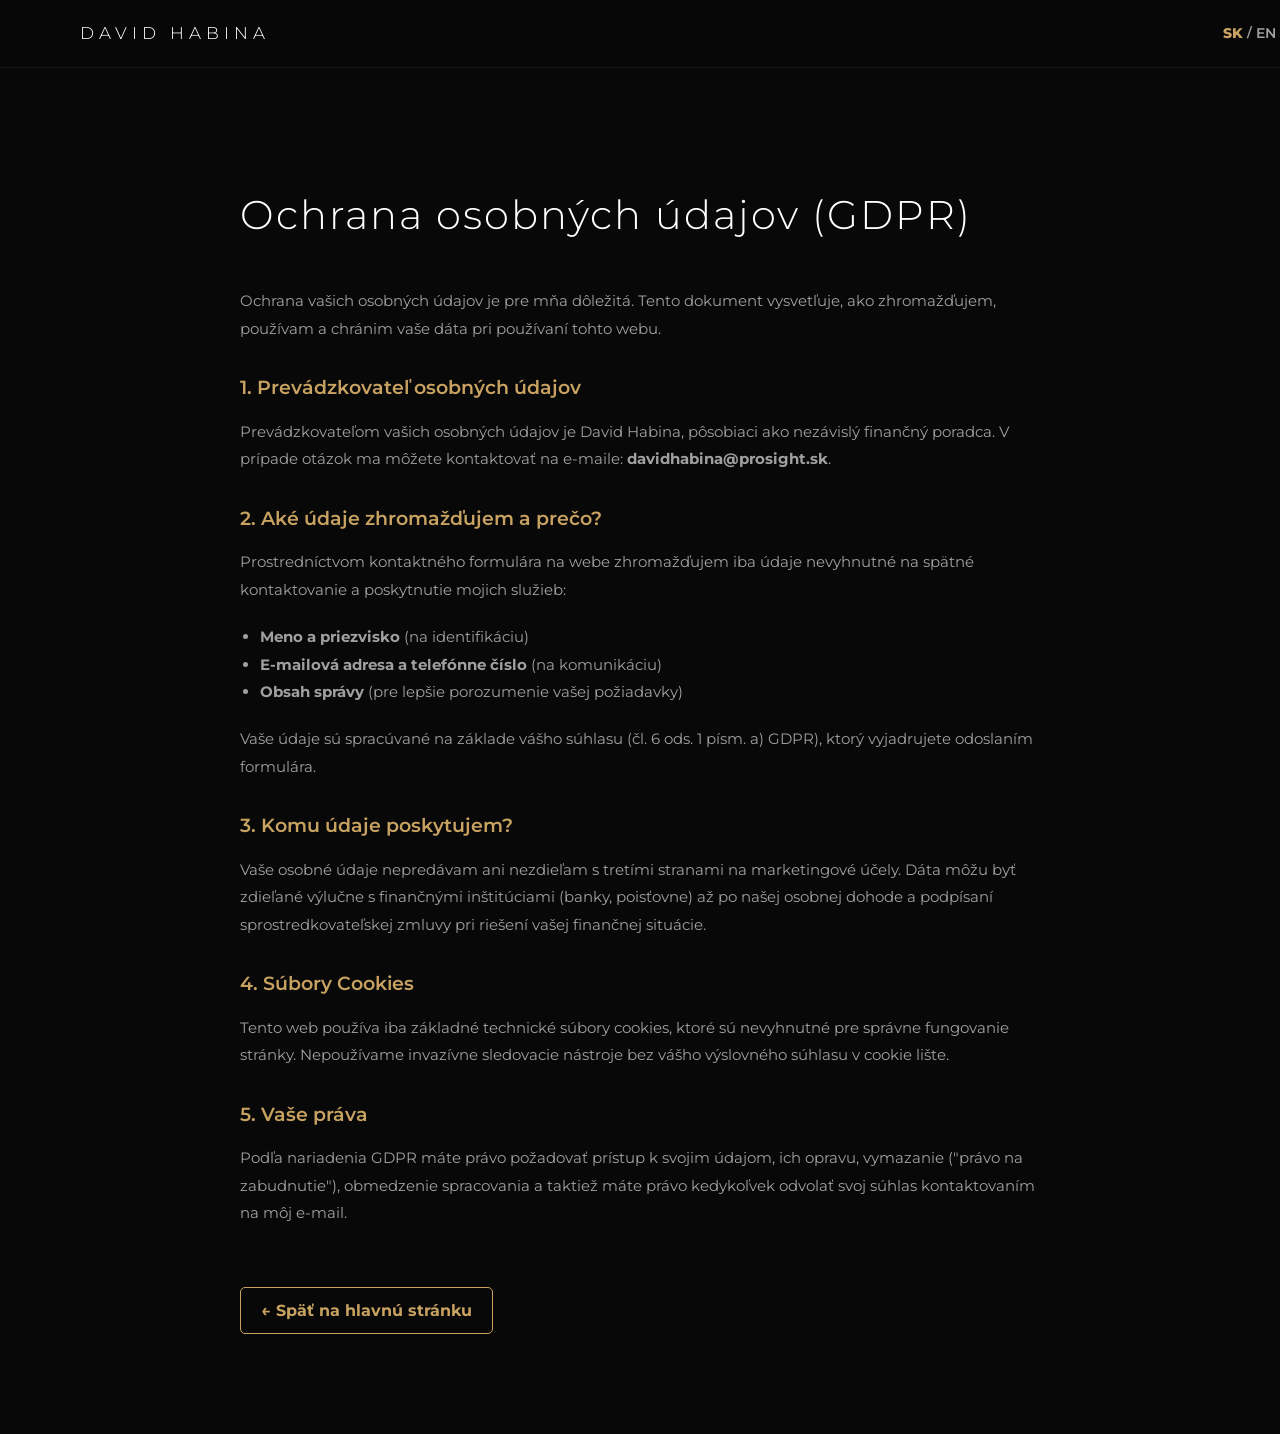
<file: gdpr.html>
<!DOCTYPE html>
<html lang="sk">
<head>
    <meta charset="UTF-8">
    <meta name="viewport" content="width=device-width, initial-scale=1.0">
    <title>Ochrana osobných údajov | David Habina</title>
    <link rel="icon" type="image/png" href="favicon.png">
    <link rel="preconnect" href="https://fonts.googleapis.com">
    <link rel="preconnect" href="https://fonts.gstatic.com" crossorigin>
    <link href="https://fonts.googleapis.com/css2?family=Cinzel:wght@600;700;800&family=Montserrat:wght@200;300;400;500;600;700;800&display=swap" rel="stylesheet">
    <style>
        :root {
            --bg-black: #080808;
            --text-white: #ffffff;
            --text-gray: #a0a0a0;
            --accent-gold: #c8a261;
            --accent-gold-hover: #b08c4b;
            --font-main: 'Montserrat', sans-serif;
            --transition-fast: 0.3s ease;
        }

        /* ÚPLNÝ FIX PROTI BLACKSCREENU - Všetko je okamžite viditeľné */
        html, body {
            background-color: #080808 !important;
            color: #ffffff !important;
            opacity: 1 !important;
            visibility: visible !important;
            margin: 0;
            padding: 0;
            box-sizing: border-box;
        }

        *, *::before, *::after {
            opacity: 1 !important;
            visibility: visible !important;
            transform: none !important;
        }

        body {
            font-family: 'Montserrat', sans-serif;
            line-height: 1.6;
        }

        body.lang-sk .lang-en,
        body.lang-en .lang-sk {
            display: none !important;
        }

        .container {
            max-width: 1200px;
            margin: 0 auto;
            padding: 0 20px;
        }

        .navbar {
            position: fixed;
            top: 0;
            left: 0;
            width: 100%;
            padding: 20px 40px;
            background: rgba(8, 8, 8, 0.95);
            z-index: 1000;
            border-bottom: 1px solid rgba(255, 255, 255, 0.05);
        }

        .nav-container {
            display: flex;
            justify-content: space-between;
            align-items: center;
        }

        .signature-logo {
            font-size: 1.05rem;
            font-weight: 300;
            color: #ffffff;
            text-decoration: none;
            letter-spacing: 5px;
            text-transform: uppercase;
        }

        .lang-switch {
            font-size: 0.8rem;
            font-weight: 600;
            color: #a0a0a0;
            display: flex;
            align-items: center;
        }

        .lang-switch button {
            background: none;
            border: none;
            color: #a0a0a0;
            font-size: 0.85rem;
            font-weight: 600;
            cursor: pointer;
            padding: 4px;
            font-family: 'Montserrat', sans-serif;
        }

        .lang-switch button.active-lang {
            color: #c8a261;
            font-weight: 800;
        }

        .gdpr-section {
            padding: 150px 0 100px 0;
            background-color: #080808;
            min-height: 100vh;
        }

        .gdpr-content {
            max-width: 800px;
            margin: 0 auto;
            color: #a0a0a0;
        }

        .gdpr-content h1 {
            color: #ffffff;
            margin-bottom: 40px;
            font-size: 2.5rem;
            font-weight: 300;
            letter-spacing: 2px;
        }

        .gdpr-content h3 {
            color: #c8a261;
            margin: 30px 0 15px 0;
            font-size: 1.2rem;
            font-weight: 600;
        }

        .gdpr-content p, .gdpr-content ul {
            margin-bottom: 20px;
            font-size: 0.95rem;
            line-height: 1.8;
        }

        .gdpr-content ul {
            padding-left: 20px;
        }

        .btn-back {
            display: inline-block;
            margin-top: 40px;
            color: #c8a261;
            text-decoration: none;
            font-weight: 700;
            border: 1px solid #c8a261;
            padding: 10px 20px;
            border-radius: 5px;
            transition: all 0.3s ease;
        }

        .btn-back:hover {
            background-color: #c8a261;
            color: #000000;
        }

        @media (max-width: 900px) {
            .navbar { padding: 15px 20px; }
            .gdpr-section { padding: 120px 0 60px 0; }
            .gdpr-content h1 { font-size: 2rem; }
        }
    </style>
</head>
<body class="lang-sk">

    <nav class="navbar">
        <div class="container nav-container">
            <a href="index.html" class="signature-logo">David Habina</a>
            <div class="lang-switch">
                <button type="button" onclick="setLanguage('sk')" class="active-lang" id="lang-sk-btn">SK</button> / 
                <button type="button" onclick="setLanguage('en')" id="lang-en-btn">EN</button>
            </div>
        </div>
    </nav>

    <section class="gdpr-section">
        <div class="container gdpr-content">
            <h1>
                <span class="lang-sk">Ochrana osobných údajov (GDPR)</span>
                <span class="lang-en">Privacy Policy (GDPR)</span>
            </h1>

            <div class="lang-sk">
                <p>Ochrana vašich osobných údajov je pre mňa dôležitá. Tento dokument vysvetľuje, ako zhromažďujem, používam a chránim vaše dáta pri používaní tohto webu.</p>
                
                <h3>1. Prevádzkovateľ osobných údajov</h3>
                <p>Prevádzkovateľom vašich osobných údajov je David Habina, pôsobiaci ako nezávislý finančný poradca. V prípade otázok ma môžete kontaktovať na e-maile: <strong>davidhabina@prosight.sk</strong>.</p>
                
                <h3>2. Aké údaje zhromažďujem a prečo?</h3>
                <p>Prostredníctvom kontaktného formulára na webe zhromažďujem iba údaje nevyhnutné na spätné kontaktovanie a poskytnutie mojich služieb:</p>
                <ul>
                    <li><strong>Meno a priezvisko</strong> (na identifikáciu)</li>
                    <li><strong>E-mailová adresa a telefónne číslo</strong> (na komunikáciu)</li>
                    <li><strong>Obsah správy</strong> (pre lepšie porozumenie vašej požiadavky)</li>
                </ul>
                <p>Vaše údaje sú spracúvané na základe vášho súhlasu (čl. 6 ods. 1 písm. a) GDPR), ktorý vyjadrujete odoslaním formulára.</p>

                <h3>3. Komu údaje poskytujem?</h3>
                <p>Vaše osobné údaje nepredávam ani nezdieľam s tretími stranami na marketingové účely. Dáta môžu byť zdieľané výlučne s finančnými inštitúciami (banky, poisťovne) až po našej osobnej dohode a podpísaní sprostredkovateľskej zmluvy pri riešení vašej finančnej situácie.</p>

                <h3>4. Súbory Cookies</h3>
                <p>Tento web používa iba základné technické súbory cookies, ktoré sú nevyhnutné pre správne fungovanie stránky. Nepoužívame invazívne sledovacie nástroje bez vášho výslovného súhlasu v cookie lište.</p>

                <h3>5. Vaše práva</h3>
                <p>Podľa nariadenia GDPR máte právo požadovať prístup k svojim údajom, ich opravu, vymazanie ("právo na zabudnutie"), obmedzenie spracovania a taktiež máte právo kedykoľvek odvolať svoj súhlas kontaktovaním na môj e-mail.</p>
            </div>

            <div class="lang-en">
                <p>Protecting your personal data is important to me. This document explains how I collect, use, and protect your data when you use this website.</p>
                
                <h3>1. Data Controller</h3>
                <p>The controller of your personal data is David Habina, acting as an independent financial advisor. If you have any questions, you can contact me via email at: <strong>davidhabina@prosight.sk</strong>.</p>
                
                <h3>2. What data do I collect and why?</h3>
                <p>Through the contact form on the website, I collect only the data necessary to contact you back and provide my services:</p>
                <ul>
                    <li><strong>Full Name</strong> (for identification)</li>
                    <li><strong>Email Address and Phone Number</strong> (for communication)</li>
                    <li><strong>Message Content</strong> (to better understand your request)</li>
                </ul>
                <p>Your data is processed based on your consent (Art. 6(1)(a) GDPR), which you express by submitting the form.</p>

                <h3>3. Who do I share the data with?</h3>
                <p>I do not sell or share your personal data with third parties for marketing purposes. Data may be shared exclusively with financial institutions (banks, insurance companies) only after our mutual agreement and the signing of a mediation contract to resolve your financial situation.</p>

                <h3>4. Cookies</h3>
                <p>This website uses only basic technical cookies necessary for the proper functioning of the site. We do not use invasive tracking tools without your explicit consent in the cookie banner.</p>

                <h3>5. Your Rights</h3>
                <p>Under the GDPR, you have the right to request access to your data, its correction, deletion ("right to be forgotten"), restriction of processing, and you also have the right to withdraw your consent at any time by contacting my email.</p>
            </div>

            <a href="index.html" class="btn-back">
                <span class="lang-sk">&larr; Späť na hlavnú stránku</span>
                <span class="lang-en">&larr; Back to homepage</span>
            </a>
        </div>
    </section>

    <script>
        function setLanguage(lang) {
            const body = document.body;
            const btnSk = document.getElementById('lang-sk-btn');
            const btnEn = document.getElementById('lang-en-btn');

            if (lang === 'en') {
                body.classList.remove('lang-sk');
                body.classList.add('lang-en');
                btnSk?.classList.remove('active-lang');
                btnEn?.classList.add('active-lang');
                localStorage.setItem('selectedLang', 'en');
            } else {
                body.classList.remove('lang-en');
                body.classList.add('lang-sk');
                btnEn?.classList.remove('active-lang');
                btnSk?.classList.add('active-lang');
                localStorage.setItem('selectedLang', 'sk');
            }
        }
        
        document.addEventListener('DOMContentLoaded', () => {
            const savedLang = localStorage.getItem('selectedLang') || 'sk';
            setLanguage(savedLang);
        });
    </script>
</body>
</html>
</file>
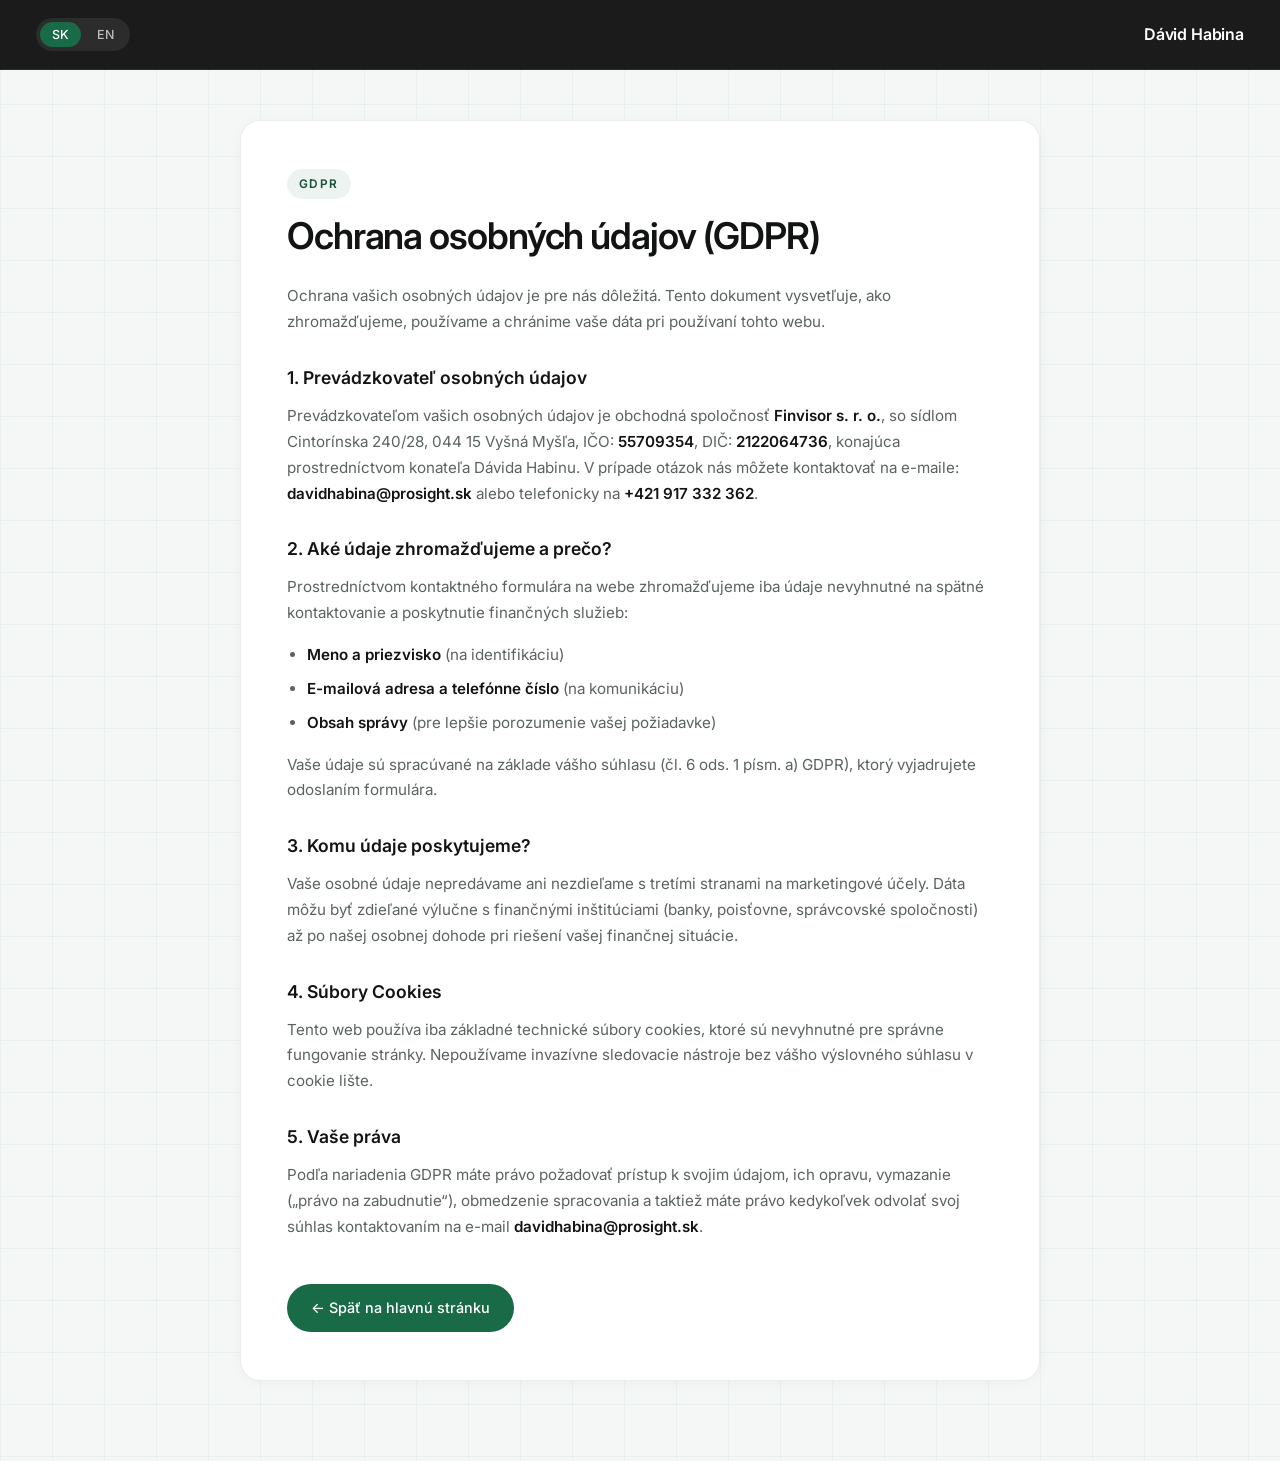
<file: ochrana-udajov.html>
<!DOCTYPE html>
<html lang="sk">
<head>
    <meta charset="UTF-8">
    <meta name="viewport" content="width=device-width, initial-scale=1.0">
    <title>Ochrana osobných údajov | Dávid Habina — Finvisor s. r. o.</title>
    
    <link rel="icon" type="image/svg+xml" href="data:image/svg+xml,<svg xmlns='http://www.w3.org/2000/svg' viewBox='0 0 512 512'><rect width='512' height='512' rx='110' fill='%23080808'/><rect x='28' y='28' width='456' height='456' rx='88' fill='none' stroke='%231d7a50' stroke-width='14'/><text x='50%25' y='54%25' dominant-baseline='middle' text-anchor='middle' fill='%23ffffff' font-family='sans-serif' font-size='220' font-weight='600' letter-spacing='-6'>DH</text></svg>">
    
    <link rel="preconnect" href="https://fonts.googleapis.com">
    <link rel="preconnect" href="https://fonts.gstatic.com" crossorigin>
    <link href="https://fonts.googleapis.com/css2?family=Inter:wght@400;500;600&display=swap" rel="stylesheet">
    <style>
        :root {
            --bg-light: #f5f7f6;
            --bg-white: #ffffff;
            --text-ink: #111413;
            --text-muted: #5a6360;
            --emerald-primary: #196b47;
            --emerald-hover: #135437;
            --emerald-deep: #145338;
            --emerald-tint: rgba(25, 107, 71, 0.08);
        }

        * {
            margin: 0;
            padding: 0;
            box-sizing: border-box;
        }

        body {
            background-color: var(--bg-light);
            background-image:
                linear-gradient(to right, rgba(25, 107, 71, 0.048) 1px, transparent 1px),
                linear-gradient(to bottom, rgba(25, 107, 71, 0.048) 1px, transparent 1px);
            background-size: 52px 52px;
            color: var(--text-ink);
            font-family: 'Inter', -apple-system, BlinkMacSystemFont, sans-serif;
            line-height: 1.7;
            -webkit-font-smoothing: antialiased;
        }

        body.lang-sk .lang-en,
        body.lang-en .lang-sk {
            display: none !important;
        }

        .navbar {
            position: fixed;
            top: 0;
            left: 0;
            width: 100%;
            height: 70px;
            background: rgba(8, 8, 8, 0.92);
            backdrop-filter: blur(18px);
            -webkit-backdrop-filter: blur(18px);
            border-bottom: 1px solid rgba(255, 255, 255, 0.08);
            z-index: 1000;
        }

        .nav-inner {
            max-width: 1340px;
            height: 100%;
            margin: 0 auto;
            padding: 0 36px;
            display: flex;
            justify-content: space-between;
            align-items: center;
        }

        .lang-switch {
            display: flex;
            align-items: center;
            gap: 4px;
            background: rgba(255, 255, 255, 0.07);
            padding: 4px;
            border-radius: 9999px;
        }

        .lang-switch button {
            background: none;
            border: none;
            color: rgba(255, 255, 255, 0.68);
            font-family: 'Inter', sans-serif;
            font-size: 0.78rem;
            font-weight: 500;
            cursor: pointer;
            padding: 5px 12px;
            border-radius: 9999px;
            transition: all 0.22s ease;
        }

        .lang-switch button.active-lang {
            background: var(--emerald-primary);
            color: #ffffff;
        }

        .signature-logo {
            font-size: 1rem;
            font-weight: 600;
            color: #ffffff;
            text-decoration: none;
            letter-spacing: -0.01em;
        }

        .gdpr-section {
            padding: 120px 20px 80px;
            min-height: 100vh;
        }

        .gdpr-card {
            max-width: 800px;
            margin: 0 auto;
            background: rgba(255, 255, 255, 0.94);
            backdrop-filter: blur(10px);
            -webkit-backdrop-filter: blur(10px);
            border-radius: 20px;
            padding: 48px 46px;
            box-shadow: 0 2px 14px rgba(17, 20, 19, 0.035);
            border: 1px solid rgba(17, 20, 19, 0.08);
        }

        .gdpr-badge {
            display: inline-block;
            font-size: 0.74rem;
            font-weight: 600;
            text-transform: uppercase;
            letter-spacing: 0.12em;
            color: var(--emerald-deep);
            background: var(--emerald-tint);
            padding: 5px 12px;
            border-radius: 9999px;
            margin-bottom: 16px;
        }

        .gdpr-card h1 {
            font-size: clamp(1.75rem, 3.8vw, 2.3rem);
            font-weight: 600;
            letter-spacing: -0.03em;
            line-height: 1.15;
            margin-bottom: 26px;
            color: var(--text-ink);
        }

        .gdpr-card h3 {
            color: var(--text-ink);
            margin: 28px 0 10px;
            font-size: 1.1rem;
            font-weight: 600;
        }

        .gdpr-card p, .gdpr-card ul {
            margin-bottom: 16px;
            font-size: 0.95rem;
            color: var(--text-muted);
        }

        .gdpr-card ul {
            padding-left: 20px;
        }

        .gdpr-card li {
            margin-bottom: 8px;
        }

        .gdpr-card strong {
            color: var(--text-ink);
            font-weight: 600;
        }

        .btn-back {
            display: inline-flex;
            align-items: center;
            gap: 8px;
            margin-top: 28px;
            background-color: var(--emerald-primary);
            color: #ffffff;
            text-decoration: none;
            font-size: 0.9rem;
            font-weight: 500;
            padding: 12px 24px;
            border-radius: 9999px;
            transition: background-color 0.22s ease;
        }

        .btn-back:hover {
            background-color: var(--emerald-hover);
        }

        @media (max-width: 640px) {
            .nav-inner {
                padding: 0 20px;
            }
            .gdpr-card {
                padding: 32px 24px;
            }
        }
    </style>
</head>
<body class="lang-sk">

    <nav class="navbar">
        <div class="nav-inner">
            <div class="lang-switch">
                <button type="button" onclick="setLanguage('sk')" class="active-lang" id="lang-sk-btn">SK</button>
                <button type="button" onclick="setLanguage('en')" id="lang-en-btn">EN</button>
            </div>
            <a href="index.html" class="signature-logo">Dávid Habina</a>
        </div>
    </nav>

    <section class="gdpr-section">
        <div class="gdpr-card">
            <span class="gdpr-badge">GDPR</span>
            <h1>
                <span class="lang-sk">Ochrana osobných údajov (GDPR)</span>
                <span class="lang-en">Privacy Policy (GDPR)</span>
            </h1>

            <div class="lang-sk">
                <p>Ochrana vašich osobných údajov je pre nás dôležitá. Tento dokument vysvetľuje, ako zhromažďujeme, používame a chránime vaše dáta pri používaní tohto webu.</p>
                
                <h3>1. Prevádzkovateľ osobných údajov</h3>
                <p>Prevádzkovateľom vašich osobných údajov je obchodná spoločnosť <strong>Finvisor s. r. o.</strong>, so sídlom Cintorínska 240/28, 044 15 Vyšná Myšľa, IČO: <strong>55709354</strong>, DIČ: <strong>2122064736</strong>, konajúca prostredníctvom konateľa Dávida Habinu. V prípade otázok nás môžete kontaktovať na e-maile: <strong>davidhabina@prosight.sk</strong> alebo telefonicky na <strong>+421 917 332 362</strong>.</p>
                
                <h3>2. Aké údaje zhromažďujeme a prečo?</h3>
                <p>Prostredníctvom kontaktného formulára na webe zhromažďujeme iba údaje nevyhnutné na spätné kontaktovanie a poskytnutie finančných služieb:</p>
                <ul>
                    <li><strong>Meno a priezvisko</strong> (na identifikáciu)</li>
                    <li><strong>E-mailová adresa a telefónne číslo</strong> (na komunikáciu)</li>
                    <li><strong>Obsah správy</strong> (pre lepšie porozumenie vašej požiadavke)</li>
                </ul>
                <p>Vaše údaje sú spracúvané na základe vášho súhlasu (čl. 6 ods. 1 písm. a) GDPR), ktorý vyjadrujete odoslaním formulára.</p>

                <h3>3. Komu údaje poskytujeme?</h3>
                <p>Vaše osobné údaje nepredávame ani nezdieľame s tretími stranami na marketingové účely. Dáta môžu byť zdieľané výlučne s finančnými inštitúciami (banky, poisťovne, správcovské spoločnosti) až po našej osobnej dohode pri riešení vašej finančnej situácie.</p>

                <h3>4. Súbory Cookies</h3>
                <p>Tento web používa iba základné technické súbory cookies, ktoré sú nevyhnutné pre správne fungovanie stránky. Nepoužívame invazívne sledovacie nástroje bez vášho výslovného súhlasu v cookie lište.</p>

                <h3>5. Vaše práva</h3>
                <p>Podľa nariadenia GDPR máte právo požadovať prístup k svojim údajom, ich opravu, vymazanie („právo na zabudnutie“), obmedzenie spracovania a taktiež máte právo kedykoľvek odvolať svoj súhlas kontaktovaním na e-mail <strong>davidhabina@prosight.sk</strong>.</p>
            </div>

            <div class="lang-en">
                <p>Protecting your personal data is important to us. This document explains how we collect, use, and protect your data when you use this website.</p>
                
                <h3>1. Data Controller</h3>
                <p>The controller of your personal data is <strong>Finvisor s. r. o.</strong>, registered office at Cintorínska 240/28, 044 15 Vyšná Myšľa, Company ID (IČO): <strong>55709354</strong>, Tax ID (DIČ): <strong>2122064736</strong>, represented by Managing Director Dávid Habina. If you have any questions, you can contact us via email at: <strong>davidhabina@prosight.sk</strong> or by phone at <strong>+421 917 332 362</strong>.</p>
                
                <h3>2. What data do we collect and why?</h3>
                <p>Through the contact form on the website, we collect only the data necessary to contact you back and provide our financial mediation services:</p>
                <ul>
                    <li><strong>Full Name</strong> (for identification)</li>
                    <li><strong>Email Address and Phone Number</strong> (for communication)</li>
                    <li><strong>Message Content</strong> (to better understand your request)</li>
                </ul>
                <p>Your data is processed based on your consent (Art. 6(1)(a) GDPR), which you express by submitting the form.</p>

                <h3>3. Who do we share the data with?</h3>
                <p>We do not sell or share your personal data with third parties for marketing purposes. Data may be shared exclusively with financial institutions (banks, insurance companies) only after our mutual agreement to resolve your financial situation.</p>

                <h3>4. Cookies</h3>
                <p>This website uses only basic technical cookies necessary for the proper functioning of the site. We do not use invasive tracking tools without your explicit consent in the cookie banner.</p>

                <h3>5. Your Rights</h3>
                <p>Under the GDPR, you have the right to request access to your data, its correction, deletion ("right to be forgotten"), restriction of processing, and you also have the right to withdraw your consent at any time by contacting <strong>davidhabina@prosight.sk</strong>.</p>
            </div>

            <a href="index.html" class="btn-back">
                <span class="lang-sk">&larr; Späť na hlavnú stránku</span>
                <span class="lang-en">&larr; Back to homepage</span>
            </a>
        </div>
    </section>

    <script>
        function setLanguage(lang) {
            const body = document.body;
            const btnSk = document.getElementById('lang-sk-btn');
            const btnEn = document.getElementById('lang-en-btn');

            if (lang === 'en') {
                body.classList.remove('lang-sk');
                body.classList.add('lang-en');
                btnSk?.classList.remove('active-lang');
                btnEn?.classList.add('active-lang');
                localStorage.setItem('selectedLang', 'en');
            } else {
                body.classList.remove('lang-en');
                body.classList.add('lang-sk');
                btnEn?.classList.remove('active-lang');
                btnSk?.classList.add('active-lang');
                localStorage.setItem('selectedLang', 'sk');
            }
        }
        
        document.addEventListener('DOMContentLoaded', () => {
            const savedLang = localStorage.getItem('selectedLang') || 'sk';
            setLanguage(savedLang);
        });
    </script>
</body>
</html>
</file>
